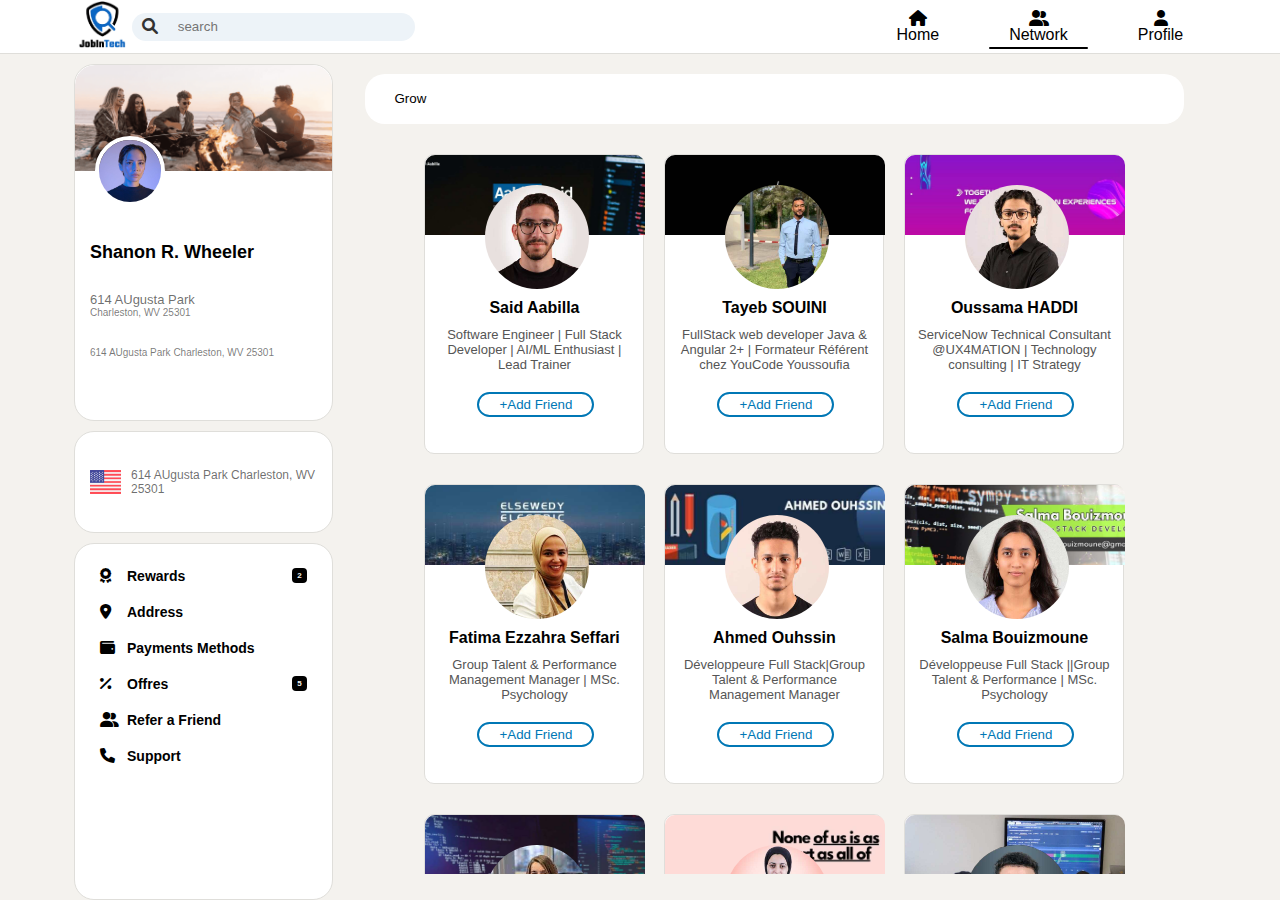
<file: pages/network.html>
<!DOCTYPE html>
<html lang="en">

<head>
  <meta charset="UTF-8">
  <meta name="viewport" content="width=device-width, initial-scale=1.0">
  <meta name="description" content="find job and offre a job">
  <meta name="keywords" content="job search, career opportunities, professional networking, employment, find work, career growth, job listings, recruitment, talent network, job platform, hiring, professional connections, business networking, job board, work opportunities">
  <meta name="author" content="Hamza saaf">

  <title>JoblnTech</title>
  <!-- link -->
  <link rel="stylesheet" href="../assest/css/style.css">

  <!-- link local -->
  <link rel="stylesheet" href="../assest/css/network.css">

  <!-- link icons -->
  <link rel="shortcut icon" href="../assest/images/logo banner.png" type="image/x-icon">
  <link rel="stylesheet" href="https://cdnjs.cloudflare.com/ajax/libs/font-awesome/6.0.0-beta3/css/all.min.css">
  <style>
    .hide{
      display: none !important;
      transition: 0.4s;
    }
  </style>
</head>

<body>

  <div class="grid-container">

    <nav class="header">
      <div class="logo-search">
        <a href="../index.html"><img src="../assest/images/logo banner.png" alt="JoblnTech"></a>
        <div class="search-area">
          <label for="nsearch"><i class="fa-solid fa-magnifying-glass" style="color: #000000;"></i></label>
          <input id="searchNetwork" type="search" name="nsearch" id="nsearch" placeholder="search">
        </div>
      </div>

      <ul class="nav-full">
        <li><a href="../index.html"><i class="fa-solid fa-house" style="color: #000000;"></i><span>Home</span></a></li>
        <li><a href="network.html" id="nav-active"><i class="fa-solid fa-user-group"
              style="color: #000000;"></i><span>Network</span></a></li>
        <li><a href="profile.html"><i class="fa-solid fa-user" style="color: #000000;"></i><span>Profile</span></a></li>
      </ul>

      <!-- toglle menu buregr -->
      <div class="toggle">
        <div class="line fr"></div>
        <div class="line se"></div>
        <div class="line la"></div>
      </div>

    </nav>

    <div class="l-padd"></div>
    <div class="r-padd"></div>

    <!-- <aside class="sidebar">side bar</aside> -->

    <aside class="sidebar">
      <div class="miniProfile">
        <div class="cover">
          <img src="../assest/images/img/post_3.png" alt="cover side image">
        </div>
        <div class="userInfo">
          <div class="mini-profile-pic">
            <img src="../assest/images/img/5.jpg" alt="side image profile">
          </div>
          <h2>Shanon R. Wheeler</h2>
          <div class="adress">
            <h3>614 AUgusta Park</h3>
            <h3>Charleston, WV 25301</h3>
          </div>
          <h3>614 AUgusta Park Charleston, WV 25301</h3>
          <div class="box"></div>
        </div>
      </div>


      <div class="local">
        <div class="usa-flag">
          <img src="../assest/images/usa-flag.png" alt="flag">
        </div>
        <h2>614 AUgusta Park Charleston, WV 25301</h2>
      </div>


      <div class="setting">
        <ul>
          <li>
            <div class="setting-bar"><i class="fa-solid fa-award" style="color: #000000;"></i>Rewards</div>
            <h3>2</h3>
          </li>
          <li>
            <div class="setting-bar"><i class="fa-solid fa-location-dot" style="color: #000000;"></i>Address</div>
          </li>
          <li>
            <div class="setting-bar"><i class="fa-solid fa-wallet" style="color: #000000;"></i>Payments Methods</div>
          </li>
          <li>
            <div class="setting-bar"><i class="fa-solid fa-percent" style="color: #000000;"></i>Offres</div>
            <h3>5</h3>
          </li>
          <li>
            <div class="setting-bar"><i class="fa-solid fa-user-group" style="color: #000000;"></i>Refer a Friend</div>
          </li>
          <li>
            <div class="setting-bar"><i class="fa-solid fa-phone" style="color: #000000;"></i>Support</div>
          </li>

        </ul>
      </div>
    </aside>



    <!-- contenu de la page Netwerk -->
    <main class="main">
      <section class="network" id="networkId">
        <div class="All-cards">
          <div class="grow"><button class="growButt">Grow</button></div>
          <div class="card">
            <div class="Cover-img"><img src="../assest/images/img/coverSaid.jpg" alt="cardCover"></div>
            <div class="Profil-img"><img src="../assest/images/img/profilesaid.jpg" alt="cardProfile"></div>
            <h4 class="User-Name">Said Aabilla</h4>
            <div>
              <p class="infoUser">Software Engineer | Full Stack Developer | AI/ML Enthusiast | Lead Trainer
              </p>
            </div>
            <button class="AddFriend">+Add Friend</button>
          </div>
          <div class="card">
            <div class="Cover-img"><img src="../assest/images/img/coverTayeb.jpg" alt="cardCover"></div>
            <div class="Profil-img"><img src="../assest/images/img/proTayeb.jpg" alt="cardProfile"></div>
            <h4 class="User-Name">Tayeb SOUINI</h4>
            <p class="infoUser">FullStack web developer Java & Angular 2+ | Formateur Référent chez YouCode Youssoufia
            </p>
            <button class="AddFriend">+Add Friend</button>
          </div>
          <div class="card">
            <div class="Cover-img"><img src="../assest/images/img/coverOssa.jpg" alt="cardCover"></div>
            <div class="Profil-img"><img src="../assest/images/img/profilOussa.jpg" alt="cardProfile"></div>
            <h4 class="User-Name">Oussama HADDI</h4>
            <p class="infoUser">ServiceNow Technical Consultant @UX4MATION | Technology consulting | IT Strategy</p>
            <button class="AddFriend">+Add Friend</button>
          </div>
          <div class="card">
            <div class="Cover-img"><img src="../assest/images/img/coverfati.jpg" alt="cardCover"></div>
            <div class="Profil-img"><img src="../assest/images/img/profilFati.jpg" alt="cardProfile"></div>
            <h4 class="User-Name">Fatima Ezzahra Seffari</h4>
            <p class="infoUser">Group Talent & Performance Management Manager | MSc. Psychology </p>
            <button class="AddFriend">+Add Friend</button>
          </div>
          <div class="card">
            <div class="Cover-img"><img src="../assest/images/img/cover1.jpg" alt="cardCover"></div>
            <div class="Profil-img"><img src="../assest/images/img/profileAhmed.jpg" alt="cardProfile"></div>
            <h4 class="User-Name">Ahmed Ouhssin</h4>
            <p class="infoUser">Développeure Full Stack|Group Talent & Performance Management Manager</p>
            <button class="AddFriend">+Add Friend</button>
          </div>
          <div class="card">
            <div class="Cover-img"><img src="../assest/images/img/coverSalma.jpg" alt="cardCover"></div>
            <div class="Profil-img"><img src="../assest/images/img/proSalma.jpg" alt="cardProfile"></div>
            <h4 class="User-Name">Salma Bouizmoune</h4>
            <p class="infoUser">Développeuse Full Stack ||Group Talent & Performance | MSc.
              Psychology </p>
            <button class="AddFriend">+Add Friend</button>
          </div>
          <div class="card">
            <div class="Cover-img"><img src="../assest/images/img/cover2.jpg" alt="cardCover"></div>
            <div class="Profil-img"><img src="../assest/images/img/prolink.jpg" alt="cardProfile"></div>
            <h4 class="User-Name">Aline Andresson</h4>
            <p class="infoUser">Développeuse Full Stack | Designer UX/UI | Technology consulting Performance Management
            </p>
            <button class="AddFriend">+Add Friend</button>
          </div>
          <div class="card">
            <div class="Cover-img"><img src="../assest/images/img/coverMina.jpg" alt="cardCover"></div>
            <div class="Profil-img"><img src="../assest/images/img/proMina.jpg" alt="cardProfile"></div>
            <h4 class="User-Name">Mina Aloui</h4>
            <p class="infoUser">Développeuse Full Stack || Designer UX/UI | Technology consult
            </p>
            <button class="AddFriend">+Add Friend</button>
          </div>
          <div class="card">
            <div class="Cover-img"><img src="../assest/images/img/coverAbdellhamid.jpg" alt="cardCover"></div>
            <div class="Profil-img"><img src="../assest/images/img/proAbdelhamid.jpg" alt="cardProfile"></div>
            <h4 class="User-Name">Abdelhamid Nouri</h4>
            <p class="infoUser"> Développeure Full Stack|Group Talent & Performance Management |Group Talent</p>
            <button class="AddFriend">+Add Friend</button>
          </div>
          <div class="card">
            <div class="Cover-img"><img src="../assest/images/img/coverhamza.jpg" alt="cardCover"></div>
            <div class="Profil-img"><img src="../assest/images/img/hamza-mansouri.jpg" alt="cardProfile"></div>
            <h4 class="User-Name">Hamza Mansouri</h4>
            <p class="infoUser">Déveloper Full Stack || Designer UX/UI || AI/ML Enthusiast | Lead Trainer| Manager</p>
            <button class="AddFriend">+Add Friend</button>
          </div>
          <div class="card">
            <div class="Cover-img"><img src="../assest/images/img/coverlink.jpg" alt="cardCover"></div>
            <div class="Profil-img"><img src="../assest/images/img/profati1.jpg" alt="cardProfile"></div>
            <h4 class="User-Name">Fatima Ezzahra Seffari</h4>
            <p class="infoUser">Développeuse Full Stack || Designer UX/UI | Technology consulting Performance Management
            </p>
            <button class="AddFriend">+Add Friend</button>
          </div>
          <div class="card">
            <div class="Cover-img"><img src="../assest/images/img/coverToufik.jpg" alt="cardCover"></div>
            <div class="Profil-img"><img src="../assest/images/img/proToufik.jpg" alt="cardProfile"></div>
            <h4 class="User-Name">Toufik Samiri</h4>
            <p class="infoUser"> Développeure Full Stack|Group Talent & Performance Management Manager</p>
            <button class="AddFriend">+Add Friend</button>
          </div>
          <div class="card">
            <div class="Cover-img"><img src="../assest/images/img/cover1.jpg" alt="cardCover"></div>
            <div class="Profil-img"><img src="../assest/images/img/profileAhmed.jpg" alt="cardProfile"></div>
            <h4 class="User-Name">Ahmed Ouhssin</h4>
            <p class="infoUser">Développeure Full Stack|Group Talent & Performance Management Manager</p>
            <button class="AddFriend">+Add Friend</button>
          </div>
          <div class="card">
            <div class="Cover-img"><img src="../assest/images/img/coverSalma.jpg" alt="cardCover"></div>
            <div class="Profil-img"><img src="../assest/images/img/proSalma.jpg" alt="cardProfile"></div>
            <h4 class="User-Name">Salma Bouizmoune</h4>
            <p class="infoUser">Développeuse Full Stack ||Group Talent & Performance.
              Psychology </p>
            <button class="AddFriend">+Add Friend</button>
          </div>
          <div class="card">
            <div class="Cover-img"><img src="../assest/images/img/cover2.jpg" alt="cardCover"></div>
            <div class="Profil-img"><img src="../assest/images/img/prolink.jpg" alt="cardProfile"></div>
            <h4 class="User-Name">Aline Andresson</h4>
            <p class="infoUser">Développeuse Full Stack | Designer UX/UI | Technology consulting Performance Management
            </p>
            <button class="AddFriend">+Add Friend</button>
          </div>
          <div class="card">
            <div class="Cover-img"><img src="../assest/images/img/coverMina.jpg" alt="cardCover"></div>
            <div class="Profil-img"><img src="../assest/images/img/proMina.jpg" alt="cardProfile"></div>
            <h4 class="User-Name">Mina Aloui</h4>
            <p class="infoUser">Développeuse Full Stack || Designer UX/UI | Technology consulting Performance Management
            </p>
            <button class="AddFriend">+Add Friend</button>
          </div>
          <div class="card">
            <div class="Cover-img"><img src="../assest/images/img/coverAbdellhamid.jpg" alt="cardCover"></div>
            <div class="Profil-img"><img src="../assest/images/img/proAbdelhamid.jpg" alt="cardProfile"></div>
            <h4 class="User-Name">Abdelhamid Nouri</h4>
            <p class="infoUser"> Développeure Full Stack|Group Talent & Performance Management |Group Talent</p>
            <button class="AddFriend">+Add Friend</button>
          </div>
          <div class="card">
            <div class="Cover-img"><img src="../assest/images/img/coverhamza.jpg" alt="cardCover"></div>
            <div class="Profil-img"><img src="../assest/images/img/hamza-mansouri.jpg" alt="cardProfile"></div>
            <h4 class="User-Name">Hamza Mansouri</h4>
            <p class="infoUser">Déveloper Full Stack || Designer UX/UI || AI/ML Enthusiast | Lead Trainer| Manager</p>
            <button class="AddFriend">+Add Friend</button>
          </div>
          <div class="card">
            <div class="Cover-img"><img src="../assest/images/img/coverlink.jpg" alt="cardCover"></div>
            <div class="Profil-img"><img src="../assest/images/img/profati1.jpg" alt="cardProfile"></div>
            <h4 class="User-Name">Fatima Ezzahra Seffari</h4>
            <p class="infoUser">Développeuse Full Stack || Designer UX/UI | Technology consulting Performance Management
            </p>
            <button class="AddFriend">+Add Friend</button>
          </div>
          <div class="card">
            <div class="Cover-img"><img src="../assest/images/img/coverToufik.jpg" alt="cardCover"></div>
            <div class="Profil-img"><img src="../assest/images/img/proToufik.jpg" alt="cardProfile"></div>
            <h4 class="User-Name">Toufik Samiri</h4>
            <p class="infoUser"> Développeure Full Stack|Group Talent & Performance Management Manager</p>
            <button class="AddFriend">+Add Friend</button>
          </div>

        </div>

      </section>

    </main>




  </div>
  <script>
    const humber = document.querySelector('.toggle');
    const menuDown = document.querySelector('.nav-full');
    humber.onclick = function () {
      humber.classList.toggle('change');
      menuDown.classList.toggle('hidd-menu');
    }

    // search :

    // networkId,

    let searchNet = document.getElementById("searchNetwork");

    searchNet.addEventListener('keyup', function(){

      let search = this.value.toLowerCase();
      let listCard = document.querySelectorAll("#networkId .card");

      for (let i of listCard) {

        let item = i.innerHTML.toLowerCase();

        if ( item.indexOf(search) === -1 ){
          i.classList.add('hide');
        }else{
          i.classList.remove('hide');
        }


      }
        
    })



  </script>
</body>

</html>
</file>
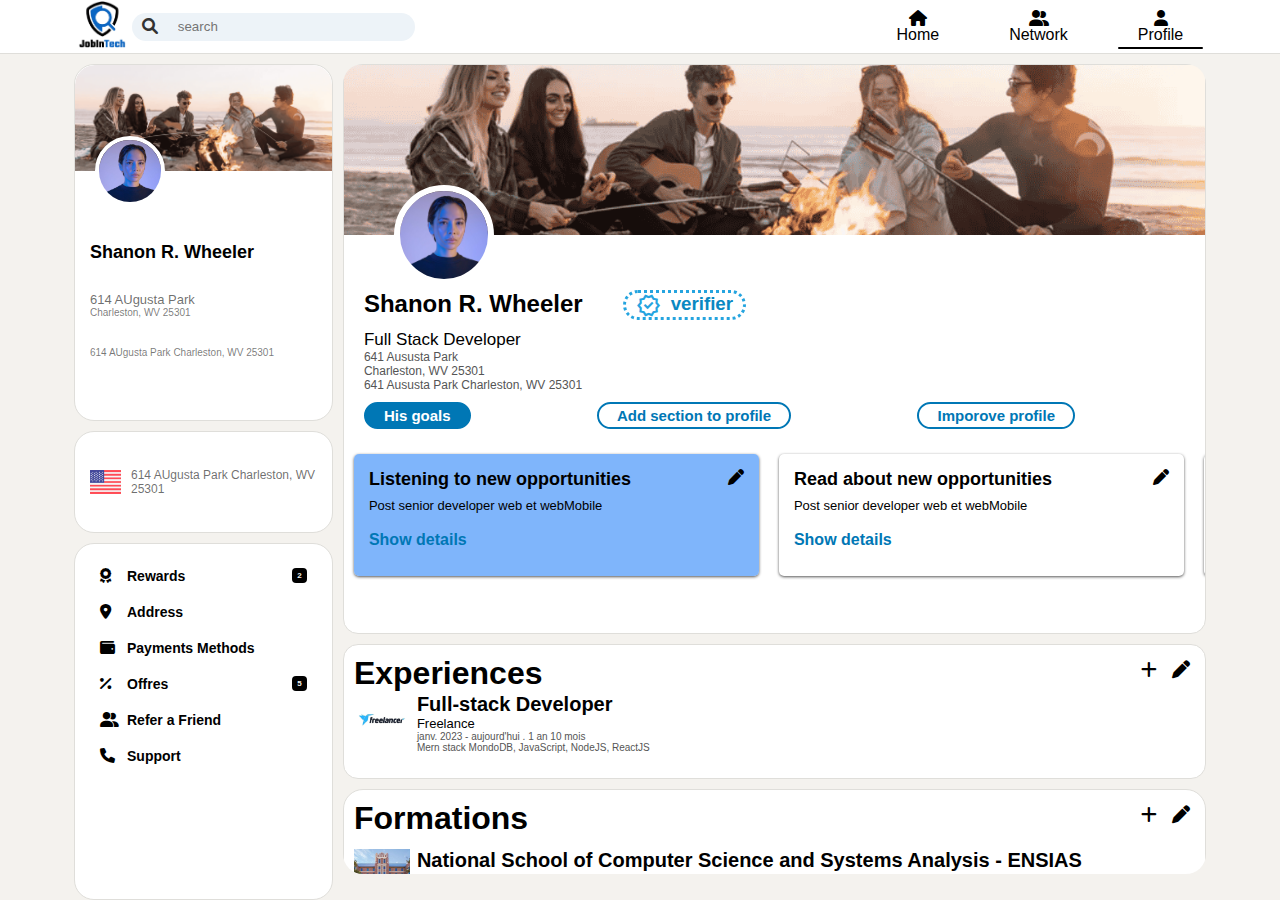
<file: pages/profile.html>
<!DOCTYPE html>
<html lang="en">

<head>
  <meta charset="UTF-8">
  <meta name="viewport" content="width=device-width, initial-scale=1.0">
  <meta name="description" content="find job and offre a job">
  <meta name="keywords" content="job search, career opportunities, professional networking, employment, find work, career growth, job listings, recruitment, talent network, job platform, hiring, professional connections, business networking, job board, work opportunities">
  <meta name="author" content="Hamza saaf">

  <title>JoblnTech</title>
  <!-- link -->
  <link rel="stylesheet" href="../assest/css/style.css">

  <!-- link local -->
  <link rel="stylesheet" href="../assest/css/profile.css">

  <!-- link icons -->
  <link rel="shortcut icon" href="../assest/images/logo banner.png" type="image/x-icon">
  <link rel="stylesheet" href="https://cdnjs.cloudflare.com/ajax/libs/font-awesome/6.0.0-beta3/css/all.min.css">
  <link rel="stylesheet"
    href="https://fonts.googleapis.com/css2?family=Material+Symbols+Outlined:opsz,wght,FILL,GRAD@20..48,100..700,0..1,-50..200&icon_names=verified" />

</head>

<body>

  <div class="grid-container">

    <nav class="header">
      <div class="logo-search">
        <a href="../index.html"><img src="../assest/images/logo banner.png" alt="JoblnTech"></a>
        <div class="search-area">
          <label for="nsearch"><i class="fa-solid fa-magnifying-glass" style="color: #000000;"></i></label>
          <input type="search" name="nsearch" id="nsearch" placeholder="search">
        </div>
      </div>

      <ul class="nav-full">
        <li><a href="../index.html"><i class="fa-solid fa-house" style="color: #000000;"></i><span>Home</span></a></li>
        <li><a href="network.html"><i class="fa-solid fa-user-group"
              style="color: #000000;"></i><span>Network</span></a></li>
        <li><a href="profile.html" id="nav-active"><i class="fa-solid fa-user"
              style="color: #000000;"></i><span>Profile</span></a></li>
      </ul>

      <!-- toglle menu buregr -->
      <div class="toggle">
        <div class="line fr"></div>
        <div class="line se"></div>
        <div class="line la"></div>
      </div>

    </nav>

    <div class="l-padd"></div>
    <div class="r-padd"></div>

    <!-- <aside class="sidebar">side bar</aside> -->

    <aside class="sidebar">
      <div class="miniProfile">
        <div class="cover">
          <img src="../assest/images/img/post_3.png" alt="cover side image">
        </div>
        <div class="userInfo">
          <div class="mini-profile-pic">
            <img src="../assest/images/img/5.jpg" alt="profile image">
          </div>
          <h2>Shanon R. Wheeler</h2>
          <div class="adress">
            <h3>614 AUgusta Park</h3>
            <h3>Charleston, WV 25301</h3>
          </div>
          <h3>614 AUgusta Park Charleston, WV 25301</h3>
          <div class="box"></div>
        </div>
      </div>


      <div class="local">
        <div class="usa-flag">
          <img src="../assest/images/usa-flag.png" alt="flag">
        </div>
        <h2>614 AUgusta Park Charleston, WV 25301</h2>
      </div>


      <div class="setting">
        <ul>
          <li>
            <div class="setting-bar"><i class="fa-solid fa-award" style="color: #000000;"></i>Rewards</div>
            <h3>2</h3>
          </li>
          <li>
            <div class="setting-bar"><i class="fa-solid fa-location-dot" style="color: #000000;"></i>Address</div>
          </li>
          <li>
            <div class="setting-bar"><i class="fa-solid fa-wallet" style="color: #000000;"></i>Payments Methods</div>
          </li>
          <li>
            <div class="setting-bar"><i class="fa-solid fa-percent" style="color: #000000;"></i>Offres</div>
            <h3>5</h3>
          </li>
          <li>
            <div class="setting-bar"><i class="fa-solid fa-user-group" style="color: #000000;"></i>Refer a Friend</div>
          </li>
          <li>
            <div class="setting-bar"><i class="fa-solid fa-phone" style="color: #000000;"></i>Support</div>
          </li>

        </ul>
      </div>
    </aside>





    <main class="main">
      <div class="profile-container">
        <section class="profile-informations">

          <div class="profile-cover">
            <img src="../assest/images/img/post_3.png" alt="cover">
          </div>

          <div class="picture-user">
            <img src="../assest/images/img/5.jpg" alt="profile">
          </div>

          <div class="user-name">
            <h2>Shanon R. Wheeler</h2>
            <div ><span class="material-symbols-outlined">
                verified
              </span>
              <h3>verifier</h3>
            </div>
          </div>

          <div class="address-info">
            <h3>Full Stack Developer</h3>
            <h4>641 Aususta Park</h4>
            <h4>Charleston, WV 25301</h4>
            <h5>641 Aususta Park Charleston, WV 25301</h5>
          </div>

          <div class="profile-btn">
            <button class="His-goals">His goals</button>
            <button class="add-section">Add section to profile</button>
            <button class="imporove-profile">Imporove profile</button>
          </div>

          <div class="section-cards">

            <div class="develop-card">
              <div class="info-section">
                <h2>Listening to new opportunities</h2>
                <h3>Post senior developer web et webMobile</h3>
                <a href="#">Show details</a>
              </div>
              <i class="fa-solid fa-pen" style="color: #000000;"></i>
            </div>

            <div class="develop-card">
              <div class="info-section">
                <h2>Read about new opportunities</h2>
                <h3>Post senior developer web et webMobile</h3>
                <a href="#">Show details</a>
              </div>
              <i class="fa-solid fa-pen" style="color: #000000;"></i>
            </div>

            <div class="develop-card">
              <div class="info-section">
                <h2>Search about new opportunities</h2>
                <h3>Post senior developer web et webMobile</h3>
                <a href="#">Show details</a>
              </div>
              <i class="fa-solid fa-pen" style="color: #000000;"></i>
            </div>

            <div class="develop-card">
              <div class="info-section">
                <h2>what is your new opportunities</h2>
                <h3>Post senior developer web et webMobile</h3>
                <a href="#">Show details</a>
              </div>
              <i class="fa-solid fa-pen" style="color: #000000;"></i>
            </div>

          </div>

        </section>

        <section class="profile-experiences">
          <div class="titel-experience">
            <h1>Experiences</h1>
            <div class="icons-experionse">
              <i class="fa-solid fa-plus" style="color: #000000;"></i>
              <i class="fa-solid fa-pen" style="color: #000000;"></i>
            </div>
          </div>

          <div class="experience-content">
            <div class="linkedin-img">
              <div class="img-cadr">
                <div class="tall">
                  <img src="../assest/images/img/Freelancer-img.jpg" alt="Freelance">
                </div>
              </div>
              <div class="experience">
                <h1>Full-stack Developer</h1>
                <h3>Freelance</h3>
                <h4>janv. 2023 - aujourd'hui . 1 an 10 mois</h4>
                <h4>Mern stack MondoDB, JavaScript, NodeJS, ReactJS</h4>
              </div>
            </div>
          </div>
        </section>

        <section class="profile-formations">
          <div class="titel-experience">
            <h1>Formations</h1>
            <div class="icons-experionse">
              <i class="fa-solid fa-plus" style="color: #000000;"></i>
            <i class="fa-solid fa-pen" style="color: #000000;"></i>
            </div>
          </div>

          <div class="formations-con">
            <div class="formation-1">
              <div class="experience-content">
                <div class="linkedin-img">
                  <div class="img-cadr">
                    <div class="tall">
                      <img src="../assest/images/img/University-img.jpg" alt="University">
                    </div>
                  </div>
                  <div class="experience">
                    <h1>National School of Computer Science and Systems Analysis - ENSIAS</h1>
                    <h3>Developpment web et mobile</h3>
                    <h4>janv. 2023 - aujourd’hui · 1 an 10 mois</h4>
                    <h4>Mern stack MondoDB, JavaScript, NodeJS, ReactJS</h4>
                  </div>
                </div>
              </div>
            </div>
  
            <div class="formation-1">
              <div class="experience-content">
                <div class="linkedin-img">
                  <div class="img-cadr">
                    <div class="tall">
                      <img src="../assest/images/img/unyversety2.jpg" alt="University-img">
                    </div>
                  </div>
                  <div class="experience">
                    <h1>Cadi Ayyad University Cadi Ayyad University</h1>
                    <h3>Computer science</h3>
                    <h4>janv. 2023 - aujourd’hui · 1 an 10 mois</h4>
                    <h4>Reseau informaticue API Architectures you MUST know/be aware</h4>
                  </div>
                </div>
              </div>
            </div>
          </div>

        </section>

      </div>


    </main>




  </div>
  <script>
    const humber = document.querySelector('.toggle');
    const menuDown = document.querySelector('.nav-full');
    humber.onclick = function () {
      humber.classList.toggle('change');
      menuDown.classList.toggle('hidd-menu');
    }
  </script>
</body>

</html>
</file>
<file: assest/css/style.css>
:root{
  --color-linkedin-blue: #0077B5;
  --color-dark-gray: #333333;
  --color-bgc-back: #F4F2EE;
  --color-white: #FFFFFF;
  --color-text: #333333;
  --color-title: #000000; 
  --color-subtitle: #555555;
  --shadow-color: rgba(0, 0, 0, 0.1);
  --border-color: #DFDEDA;

}

*{
  padding: 0;
  margin: 0;
  box-sizing: border-box;
  color: var(--color-title);  
  font-family: "Segoe UI", "Helvetica Neue", Arial, sans-serif;
}


body{
  background-color: var(--color-bgc-back);
}

a{
  text-decoration: none;
}
li{
  list-style: none;
}

.grid-container {
  display: grid;
  grid-template-areas:
    "header header header header"
    "lp sidebar main rp";

  grid-template-columns: 5% 0.3fr 1fr 5%;
  grid-template-rows: auto 1fr;
  gap: 10px;
  height: 100vh;
}

.header {
  grid-area: header;
  position: relative;

}

.r-padd, .l-padd{
  background-color: var(--color-bgc-back);
  /* visibility: hidden; */
}

.sidebar {
  grid-area: sidebar;
}

.main {
  grid-area: main;
  display: flex;
  flex-direction: column;
  gap: 10px;

  border-radius: 20px;
  height: 90vh;
  overflow: scroll;
  overflow-x: hidden;

  -ms-overflow-style: none;
  scrollbar-width: none;
}

/* header */
.header{  
  border-bottom: 1px solid var(--border-color);
  background-color: var(--color-white);
  display: flex;
  justify-content: space-between;
  align-items: center;
  padding: 0 6%;
}

.header .logo-search{
  display: flex;
  align-items: center;
  justify-content: space-between;
  width: 30%;
}
.header .logo-search img{
  width: 50px;
  height: auto;  
}

.header .search-area{
  background-color: #EDF3F8;
  padding: 5px 10px;
  border-radius: 20px;
  width: 100%;
  margin-left: 5px;
  display: flex;
  align-items: center;
  gap: 20px;
} 

.header .search-area input{
  background-color: transparent;
  border: none;
  outline: none;
  width: 100%;
}

.header .search-area label i{
  cursor: pointer;
  color: var(--color-dark-gray) !important;
}

.header ul{
  display: flex;
  justify-content: space-between;
  gap: 30px;
}

.header ul li a{
  display: flex;
  flex-direction: column;
  align-items: center;
  position: relative;
  padding: 5px 20px;
}

.header ul li a::after{
  position: absolute;
  content: '';
  width: 0%;
  height: 2px;
  border-radius: 10px;
  background-color: var(--color-title);
  bottom: 0%;
  transition: 0.4s all;
}


.header ul li a:hover::after{
  width: 100%;
}

#nav-active::after{
  width: 100% !important;
}


/* fin header */





/* side bar */

.sidebar {
  display: grid;
  grid-template-rows: repeat(30,1fr);
  row-gap: 10px;
  height: auto;
  background-color: var(--color-bgc-back);
 
}

.miniProfile {
  border-radius: 20px;
  grid-row: 1/14;
  background-color: var(--color-white);
  border: solid 1px var(--border-color);
  overflow: scroll;
  overflow-x: hidden;

  -ms-overflow-style: none;
  scrollbar-width: none;
}
.cover{
  border-radius: 20px 20px 0px 0px;
  height: 30%;
  width: 100%;
  overflow: hidden;
  display: flex;
  justify-content: center;
  align-items: center;
  cursor: pointer;
}
.cover img{
  border-radius: 20px 20px 0px 0px;
  width: 100%;
  height: 100%;
  object-fit: cover;
}
.userInfo{
  background-color: var(--color-white);
  height: 65%;
  border-radius: 0px 0px 20px 20px;
  position: relative;
  display: flex;
  flex-direction: column;
  justify-content: space-around;
  padding: 0px 15px;
}
.mini-profile-pic{
  width: 100%;
  height: 12%;
}
.mini-profile-pic img{
  position: absolute;
  top: -35px;
  left: 20px;
  background-color: black;
  height: 70px;
  width: 70px;
  border-radius: 100px;
  border: solid 4px var(--color-white);
  object-fit: cover;
  cursor: pointer;
}

.userInfo h2{
  font-size: 18px;
  font-weight: bold;
  cursor: pointer;
}
.userInfo h2:hover{
  text-decoration: underline;
}

.userInfo .adress h3{
  font-size: 13px;
  color: #00000095;
  font-weight: unset;
}
.userInfo h3:last-of-type {
  font-size: 10px;
  color: #00000089;
  font-weight: unset;
}


.local {
  background-color: var(--color-white); 
  border-radius: 20px;
  grid-row: 14/18;
  border: solid 1px var(--border-color);
  display: grid;
  grid-template-columns: 2% 12% auto;
  grid-template-rows: 32.5% 35% 32.5%;
  column-gap: 10px;
}
.usa-flag{
  grid-column: 2/3;
  grid-row: 2/3;

  overflow: scroll;
  overflow-x: hidden;

  -ms-overflow-style: none;
  scrollbar-width: none;
}
.usa-flag img{
  width: 100%;
  height: 100%;
  object-fit: cover;
}
.local h2{
  grid-column: 3/-1;
  grid-row: 2/3;
  font-size: 12px;
  display: flex;
  align-items: center;
  color: #00000095;
  font-weight: unset;
}

.setting {
  background-color: var(--color-white); 
  border-radius: 20px;
  grid-row: 18/31;
  padding: 14px 15px;
  border: solid 1px var(--border-color);

  overflow: scroll;
  overflow-x: hidden;

  -ms-overflow-style: none;
  scrollbar-width: none;
  


}
.setting ul{
  list-style-type: none;
  width: 100%;
  display: flex;
  flex-direction: column;
  justify-content: space-between;
}
.setting ul li{
  font-size: 14px;
  font-weight: bold;
  display: flex;
  justify-content: space-between;
  cursor: pointer;
  padding: 10px;
  border-radius: 8px;
}
.setting ul li:hover{
  background-color: var(--color-bgc-back);

}

.setting ul li i{
  margin-right: 7px;
  font-size: 15px;
  width: 20px;
  height: 15px;
}
.setting ul li h3{
  font-size: 8px;
  color: var(--color-bgc-back);
  background-color: black;
  width: 15px;
  height: 15px;
  display: flex;
  justify-content: center;
  align-items: center;
  border-radius: 4px;
  
}


/* toggle burger */
.toggle{
  width: 37px;
  height: 25px;
  display: flex;
  flex-direction: column;
  justify-content: space-between;
  transition: 0.4s;
  display: none;
}
.toggle .line{
  transition: 0.4s;
  width: 100%;
  height: 6px;
  border-radius: 10px;
  background-color: black;
}
.change {
  transition: 0.4s;
}
.change .se{
  display: none;
  transition: 0.4s;
}
.change .fr{
  transform: translateY(9.5px) rotate(45deg);
  transition: 0.4s;
}
.change .la{
  transform: translateY(-9.5px) rotate(-45deg);
  transition: 0.4s;
  background-color: var(--color-linkedin-blue);
  box-shadow: 0px 1px 5px var(--color-dark-gray);
}
















@media screen and (max-width: 1050px){

  .sidebar{
    background-color: red ;
    display: none;
  }
  .grid-container {
    grid-template-areas:
      "header header header header"
      "lp main main rp";
  
  }

  .header .logo-search{
    width: 40%;
  }

}

@media screen and (max-width: 700px){
  .toggle{
    display: flex;
  }
  
  .header .logo-search{
    width: 80%;
    
  }
  
  /* menu mobile */
  .nav-full{
    /* display: none !important; */
    position: absolute;
    background-color: var(--color-white);
    /* border: 1px solid var(--border-color); */
    box-shadow: 0 1px 5px var(--color-subtitle);
    top: 100%;
    left: 50%;
    transform: translate(-50%);
    width: 100%;
    padding: 0 6%;
    height: 0;
    align-items: center;
    overflow: hidden;
    transition: 0.4s;
    z-index: 1000;
  }

  .hidd-menu{
    height: 100px;
  }


}
</file>
<file: assest/css/network.css>
:root {
    --color-linkedin-blue: #0077B5;
    --color-dark-gray: #333333;
    --color-bgc-back: #F4F2EE;
    --color-white: #FFFFFF;
    --color-text: #333333;
    --color-title: #000000;
    --color-subtitle: #555555;
    --shadow-color: rgba(0, 0, 0, 0.1);
    --border-color: #DFDEDA;

}
/* Upper cards */
.grow {
    width: 95%;
    height: 50px;
    background-color: var(--color-white);
    border-radius: 20px;
}

.growButt {
    background-color: var(--color-white);
    border: none;
    position: relative;
    padding: 0 10px 0 10px;
    height: 100%;
    cursor: pointer;
    margin-left: 20px;
    border-bottom: transparent solid 2px;
    transition: 0.4s;
    font-weight: 300px;
}

.growButt:hover {
    background-color: var(--color-bgc-back);
    border-bottom: #000000 solid 2px;
}
 

.All-cards {

    margin-top: 10px;
    border-radius: 10px;
    display: flex;
    justify-content: center;
    flex-wrap: wrap;
    gap: 20px;

}

.All-cards .card {
    background-color: var(--color-white);
    height: 300px;
    width: 220px;
    margin-top: 10px;
    border-radius: 10px;
    border: 1px solid var(--border-color);
    transition: 0.4s;

}

.All-cards .card:hover {
    box-shadow: 0 10px 10px var(--border-color);
}

.Cover-img {
    height: 80px;
    width: 220px;
    border-radius: 10px 10px 0 0;

}

.Cover-img img {
    object-fit: cover;
    width: 220px;
    height: 80px;
    border-radius: 10px 10px 0 0;
}

.Profil-img {
    width: 104px;
    height: 104px;
    border-radius: 100px;
    position: relative;
    bottom: 50px;
    left: 60px;
    cursor: pointer;
}

.Profil-img img {
    position: relative;
    object-fit: cover;
    width: 104px;
    height: 104px;
    box-sizing: border-box;
    background-clip: content-box;
    border: 0 solid transparent;
    border-radius: 50%;
}

.User-Name {
    position: relative;
    bottom: 40px;
    text-align: center;
    font-weight: 600;
    cursor: pointer;
}

.infoUser {
    text-align: center;
    color: var(--color-subtitle);
    position: relative;
    bottom: 30px;
    font-size: small;
    width: 90%;
    margin: 0 auto;
}

.AddFriend {
    position: relative;
    top: -10px;
    left: 52px;
    background-color: var(--color-white);
    color: var(--color-linkedin-blue);
    border-radius: 30px;
    border: solid 2px var(--color-linkedin-blue);
    padding: 3px 20px 3px 20px;
    text-align: center;
    cursor: pointer;
}

.AddFriend:hover {
    color: #004182 !important;
    background-color: rgb(55, 143, 233, 0.1);
}
</file>
<file: assest/css/profile.css>
:root{
    --color-linkedin-blue: #0077B5;
    --color-dark-gray: #333333;
    --color-bgc-back: #F4F2EE;
    --color-white: #FFFFFF;
    --color-text: #333333;
    --color-title: #000000; 
    --color-subtitle: #555555;
    --shadow-color: rgba(0, 0, 0, 0.1);
    --border-color: #DFDEDA;
  
  }
.profile-container{
    width: 100%;
    display: grid;
    grid-template-rows: repeat(7,135px);
    gap: 10px;
    background-color: var(--color-bgc-back);
}

.profile-informations{
    grid-row: 1/5;
    overflow: hidden;
    border-radius: 15px;
    background-color: var(--color-white);
    border: solid 1px var(--border-color);
}
.profile-cover{
    width: 100%;
    height: 30%;
    background-color: red;
    
}
.profile-cover img {
    object-fit: cover;
    width: 100%;
    height: 100%;
}
.picture-user{
    width: 100%;
    height: 20px;
    position: relative;
}
.picture-user img{
    position: absolute;
    border-radius: 100%;
    transform: translateX(50%) translateY(-50%);
    border: 6px solid white;
    object-fit: cover;
    width: 100px;
    height: 100px;
}
.user-name{
    display: flex;
}
.user-name h2{
    display: flex;
    margin:  35px 20px 10px 20px ;
}
.user-name div{
    margin:  35px 20px 10px 20px ;
    padding: 0px 10px 2px 10px;
    /* width: 14%; */
    height: 30px;
    display: flex;
    justify-content: space-around;
    align-self: center;
    border-radius: 30px;
    border: dotted rgb(37, 164, 223);
}
.user-name span {
    font-size: 25px;
    padding-right: 10px;
    color: rgb(37, 164, 223);
}
.user-name h3 {
    color: rgb(10, 136, 194);
}
.address-info{
    padding-left: 20px;
}
.address-info h3{
    color: var(--color-title);
    font-size: 17px;
    font-weight: normal ;
}
.address-info h4{
    color: var(--color-subtitle);
    font-size: 12px;
    font-weight: normal ;
}
.address-info h5{
    color: var(--color-subtitle);
    font-size: 12px;
    font-weight: normal ;
}
.profile-btn{
    padding: 10px 130px 15px 20px;
    display: flex;
    justify-content: space-between;
}
.profile-btn button{
    padding: 3px 18px;
    border: solid 2px var(--color-linkedin-blue);
    background-color: transparent;
    border-radius: 30px;
    color: var(--color-linkedin-blue);
    font-size: 15px;
    font-weight: 600;
}
.profile-btn button:first-child{
    padding: 3px 18px;
    border: solid 2px var(--color-linkedin-blue);
    background-color: var(--color-linkedin-blue);
    border-radius: 30px;
    color: white;
    font-size: 15px;
    font-weight: 600;
}
.section-cards{
    width: 100%;
    padding-left: 10px;
    height: 25%;
    display: flex;
    overflow-y: hidden;
}
.section-cards .develop-card{
    background-color: var(--color-white);
    margin: 10px 20px 10px 0px;
    width: 405px;
    overflow: hidden;
    display: flex;
    flex-shrink: 0;
    border-radius: 5px;
    box-shadow: 0px 1px 3px 0px #555555;
    padding: 15px 15px 0px 15px;
    justify-content: space-between;
}
.section-cards .develop-card:first-child{
    background-color: rgba(99, 165, 250, 0.822);
}

.info-section h2{
    font-size: 18px;
    padding-bottom: 8px;
}
.info-section h3{
    padding-bottom: 18px;
    font-weight: normal;
    font-size: 13px;
}
.info-section a {
    padding-bottom: 5px;
    font-weight: bold;
    font-size: 16px;
    margin-bottom: 100px;
    color: var(--color-linkedin-blue);
}

.profile-experiences{
    grid-row: 5/6;
    padding: 10px;
    border-radius: 15px;
    background-color: var(--color-white);
    border: solid 1px var(--border-color);
}
.titel-experience{
    width: 100%;
    height: 25%;
    display: flex;
    justify-content: space-between;
}
.experience-content{
    padding-top: 10px;
}
.linkedin-img{
    display: flex;
    width: 100%;
}
.linkedin-img .img-cadr{
    display: flex;
    width: 60px;
    height: 60px;
}
.tall{
    width: 100%;
    height: 90%;
}
.tall img{
    width: 100%;
    height: 100%;
    object-fit: cover;
}
.experience{
    width: 100%;
    padding-left: 7px;
}
.experience h1{
    font-size: 20px;
}
.experience h3{
    font-size: 13px;
    font-weight: normal;
}
.experience h4{
    font-size: 10px;
    font-weight: normal;
    color: #555555;
}
.icons-experionse{
    /* background-color: red; */
    padding: 5px;
    width: 7%;
    display: flex;
    justify-content: space-between;
}
.icons-experionse i{
    font-size: large;
}

.formation-1{
    height: 100%;
    /* background-color: red; */
    padding-bottom: 25px;
}


.profile-formations{
    padding: 10px;
    grid-row: 6/8;
    border-radius: 20px;
    background-color: var(--color-white);
    border: solid 1px var(--border-color);
}
.profile-formations .titel-experience{
    height: 15%;
}

@media (max-width: 730px) {
    .profile-btn{
        display: flex;
        flex-wrap: wrap;
        padding-bottom: 0;
        padding-right: 10px;
    }
    .profile-btn button{
        margin-bottom: 10px;
        padding-right: 0px;
    }
    .icons-experionse{
        padding: 5px;
        width: 10%;
        display: flex;
        justify-content: space-between;
    }
    .icons-experionse i{
        font-size: medium;
    }
    .profile-container{
        grid-template-rows: repeat(8,135px);
    }
    .profile-formations{
        padding: 10px;
        grid-row: 6/9;
        border-radius: 20px;
        background-color: var(--color-white);
        border: solid 1px var(--border-color);
    }
    .user-name h2{
        display: flex;
        margin:  35px 0px 10px 20px ;
        font-size: 20px;
    }
}
@media (max-width: 460px) {
    .user-name h2{
        display: flex;
        margin:  35px 0px 5px 20px ;
        font-size: 18px;
    }
    .address-info h3{
        font-size: 14px;
    }
}
@media (max-width: 390px) {
    .profile-btn button{
        font-size: 13px;
        color: #000;
    }
    .His-goals{
        font-size: 13px !important;
    }
    .section-cards .develop-card{
        background-color: var(--color-white);
        margin: 10px 20px 10px 0px;
        width: 285px;
    }
    .info-section h3{
        padding-bottom: 8px;
    }
}
@media (max-width: 350px) {
    .add-section{
        display: none;
    }
}
</file>
